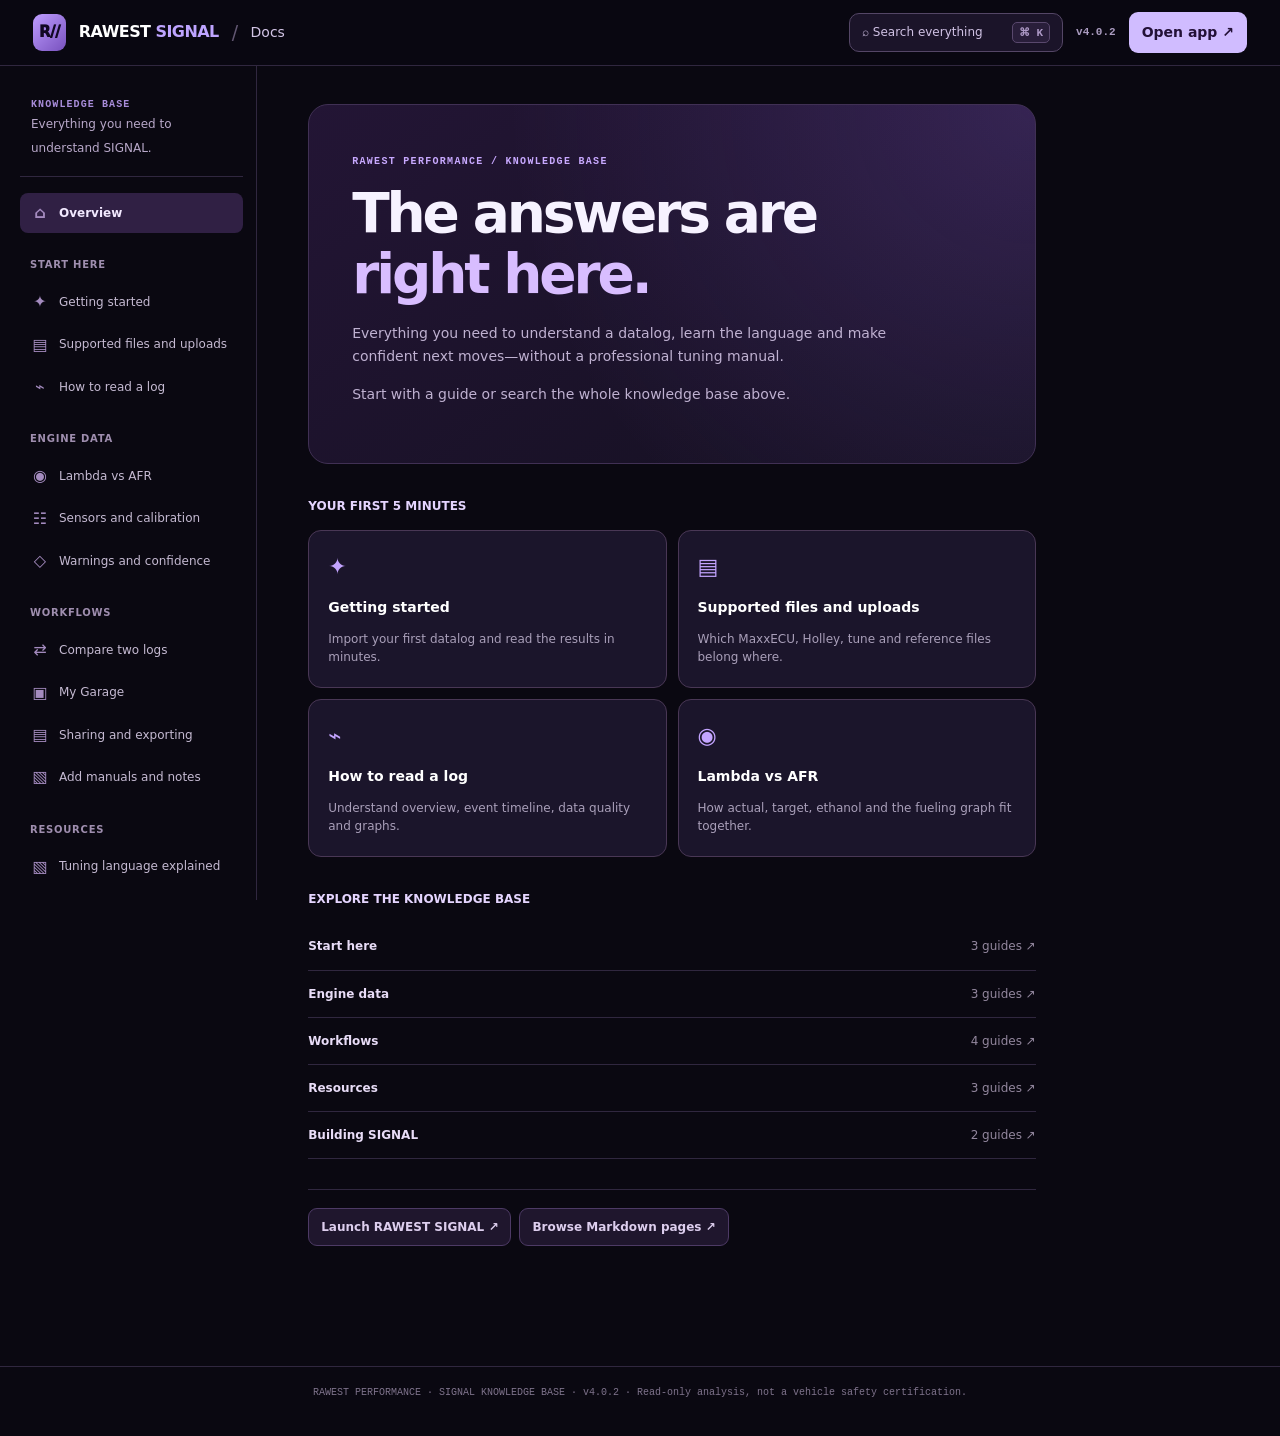
<file: docs/index.html>
<!doctype html>
<html lang="en">
<head>
<meta charset="utf-8">
<meta name="viewport" content="width=device-width,initial-scale=1">
<meta name="theme-color" content="#0d0918">
<meta name="description" content="RAWEST SIGNAL knowledge base — easy-to-follow guides for datalogs, lambda and AFR, MaxxECU, imports and engine measurements.">
<title>RAWEST SIGNAL · Knowledge Base</title>
<link rel="stylesheet" href="./wiki.css?v=4.0.2">
</head>
<body>
<a class="skip-link" href="#mainContent">Skip to documentation</a>
<header class="wiki-topbar">
  <div class="wiki-top-left">
    <button id="mobileNav" class="icon-btn mobile-only" type="button" aria-label="Toggle documentation navigation" aria-controls="wikiSidebar" aria-expanded="false">☰</button>
    <a href="#/" class="wiki-brand" aria-label="RAWEST SIGNAL docs homepage"><span class="brand-symbol">R//</span><span>RAWEST <b>SIGNAL</b></span><span class="brand-divider">/</span><span class="brand-docs">Docs</span></a>
  </div>
  <div class="wiki-top-right">
    <button type="button" id="searchTrigger" class="top-search" aria-label="Search documentation"><span>⌕ Search everything</span><kbd>⌘ K</kbd></button>
    <span class="version">v4.0.2</span>
    <a href="../" class="app-link">Open app <span aria-hidden="true">↗</span></a>
  </div>
</header>
<div class="wiki-layout">
  <aside id="wikiSidebar" class="wiki-sidebar" aria-label="Documentation navigation">
    <div class="sidebar-intro"><strong>KNOWLEDGE BASE</strong><span>Everything you need to understand SIGNAL.</span></div>
    <nav id="sidebarNav" aria-label="Knowledge base articles"></nav>
    <div class="sidebar-footer"><span class="footer-dot"></span> Local-first by design <p>Built by RAWEST Performance.</p></div>
  </aside>
  <main id="mainContent" class="wiki-main" tabindex="-1">
    <div id="wikiContent" aria-live="polite">
      <section class="wiki-intro">
        <span class="eyebrow">RAWEST SIGNAL / HELP CENTER</span>
        <h1>Understand your engine.<br><em>One log at a time.</em></h1>
        <p>Beginner-friendly guides, without hiding the technical details.</p>
        <p>Choose a topic on the left or search anything above.</p>
      </section>
    </div>
  </main>
  <aside id="wikiToc" class="wiki-toc" aria-label="On this page" hidden>
    <strong>ON THIS PAGE</strong><nav id="tocLinks"></nav>
    <a href="#/" class="toc-home">← All documentation</a>
  </aside>
</div>
<dialog id="wikiSearch" class="search-dialog" aria-label="Search all documentation">
  <div class="search-dialog-top">
    <span class="search-icon" aria-hidden="true">⌕</span>
    <input id="wikiSearchInput" type="search" placeholder="Search guides, features, and terms…" autocomplete="off" aria-label="Search documentation articles">
    <button type="button" id="searchClose" class="close-search" aria-label="Close search">Esc</button>
  </div>
  <p class="search-hint" id="searchHint" role="status">Type to search across all documentation.</p>
  <div id="wikiSearchResults" class="search-results"></div>
  <div class="search-dialog-bottom">Made for first-time tuners and experienced builders alike.</div>
</dialog>
<footer class="wiki-bottom">RAWEST PERFORMANCE · SIGNAL KNOWLEDGE BASE · v4.0.2 · Read-only analysis, not a vehicle safety certification.</footer>
<script src="./catalog.js?v=4.0.2"></script>
<script src="./wiki.js?v=4.0.2"></script>
</body>
</html>
</file>
<file: docs/wiki.css>
:root{color-scheme:dark;--bg:#0a0811;--surface:#100d1b;--surface2:#1b152b;--line:#30273f;--ink:#f6f2ff;--muted:#b9afc9;--subtle:#857b99;--purple:#bea4ff;--bright:#d3bfff;--sidebar:257px;--toc:193px}
*{box-sizing:border-box}
html{scroll-behavior:smooth}
body{margin:0;background:var(--bg);color:var(--ink);font:14px/1.68 Inter,ui-sans-serif,system-ui,-apple-system,BlinkMacSystemFont,Segoe UI,sans-serif;-webkit-font-smoothing:antialiased}
a{color:var(--bright);text-decoration:none}a:hover{text-decoration:underline}
button,input{font:inherit}
button:focus-visible,input:focus-visible,a:focus-visible,summary:focus-visible{outline:2px solid #e1cdff;outline-offset:3px}
[hidden]{display:none!important}
.skip-link{position:absolute;top:-100px;left:12px;background:#fff;color:#111;padding:9px;z-index:10}.skip-link:focus{top:8px}
.wiki-topbar{position:sticky;top:0;z-index:8;min-height:66px;background:rgba(10,8,18,.95);border-bottom:1px solid var(--line);display:flex;align-items:center;justify-content:space-between;gap:12px;padding:10px clamp(13px,3vw,33px);backdrop-filter:blur(20px)}
.wiki-top-left,.wiki-top-right,.wiki-brand{display:flex;align-items:center;gap:13px}
.wiki-brand{font-weight:790;letter-spacing:-.035em;color:#fff;font-size:16px;white-space:nowrap}
.wiki-brand b{color:var(--purple)}
.brand-symbol{background:linear-gradient(135deg,#be9dff,#7851be);color:#110823;border-radius:9px;font-size:15px;padding:6px;font-weight:950}
.brand-divider{color:#625772;font-size:19px;font-weight:400}.brand-docs{color:#d3c5e7;font-size:14px;letter-spacing:0;font-weight:450}
.top-search{display:flex;align-items:center;justify-content:space-between;gap:25px;min-width:214px;border:1px solid #544666;background:#1b1429;padding:8px 12px;color:#d0c2e4;border-radius:10px;cursor:pointer;font-size:12px}
.top-search:hover{background:#271c3b}
kbd{font:600 11px ui-monospace,monospace;color:#ad99c6;background:#291e3a;border:1px solid #59486d;border-radius:5px;padding:3px 6px}
.version{font:600 11px ui-monospace,monospace;color:#ab9cc1}
.app-link{background:#d0bcff;color:#231137;font-weight:770;padding:9px 13px;border-radius:9px;white-space:nowrap}
.app-link:hover{background:#e1d4ff;text-decoration:none}
.icon-btn{background:none;border:0;color:#e5d9ff;font-size:22px;cursor:pointer;min-width:42px;min-height:42px}
.mobile-only{display:none}
.wiki-layout{display:grid;grid-template-columns:var(--sidebar) minmax(0,1fr) var(--toc);max-width:1550px;margin:0 auto;min-height:calc(100vh - 100px)}
.wiki-sidebar{border-right:1px solid var(--line);padding:26px 13px 60px 20px;position:sticky;top:66px;height:calc(100vh - 66px);overflow-y:auto;scrollbar-color:#50405d transparent;scrollbar-width:thin}
.sidebar-intro{padding:5px 11px 17px;border-bottom:1px solid var(--line);margin-bottom:16px}
.sidebar-intro strong{display:block;font:800 10px/1.5 ui-monospace,monospace;color:#a98ddb;letter-spacing:.11em}
.sidebar-intro span{font-size:12px;color:#b8a8c9}
.wiki-sidebar .section-name{color:#9f8eaf;letter-spacing:.075em;font-size:10px;text-transform:uppercase;font-weight:800;margin:24px 10px 8px}
.wiki-sidebar .sidebar-item{display:flex;align-items:center;gap:9px;padding:9px 10px;border-radius:8px;color:#c5bad2;font-weight:520;font-size:12px;line-height:1.4;margin-bottom:2px}
.wiki-sidebar .sidebar-item:hover{background:#21192e;text-decoration:none;color:#fff}
.wiki-sidebar .sidebar-item[aria-current=page]{background:#302044;color:#f2e9ff;font-weight:760}
.sidebar-glyph{color:#a48bbf;flex:0 0 20px;font-size:16px;text-align:center}
.sidebar-footer{border-top:1px solid var(--line);margin-top:24px;padding:19px 12px 5px;color:#a69ab9;font-size:11px}
.sidebar-footer p{color:#756c86;margin:3px 0 0}.footer-dot{width:6px;height:6px;background:#b397ec;border-radius:50%;display:inline-block;margin-right:4px}
.wiki-main{padding:38px clamp(22px,4vw,68px) 90px;min-width:0;max-width:1050px;width:100%;margin:auto}
.wiki-toc{border-left:1px solid var(--line);padding:35px 16px 20px;position:sticky;top:66px;align-self:start;max-height:calc(100vh - 66px);overflow:auto}
.wiki-toc>strong{display:block;letter-spacing:.12em;font-size:10px;font-weight:800;color:#a897ba;margin-bottom:14px}
.wiki-toc nav{display:flex;flex-direction:column;gap:3px}
.wiki-toc nav a{padding:7px 8px;border-left:1px solid #493c56;color:#a89ab8;font-size:11px;line-height:1.4}
.wiki-toc nav a:hover{color:#fff;border-color:#b99cfa;text-decoration:none}
.wiki-toc nav a.toc-h3{padding-left:20px}
.toc-home{display:block;font-size:11px;margin-top:24px}
.eyebrow{font:800 10px ui-monospace,monospace;letter-spacing:.13em;color:#c8a9ff}
.wiki-intro{border:1px solid #403054;background:radial-gradient(circle at 100% 0%,rgba(164,108,253,.20),transparent 65%),linear-gradient(145deg,#231535,#141020);border-radius:20px;padding:clamp(25px,4vw,43px);margin-bottom:26px}
.wiki-intro h1{font-size:clamp(34px,5vw,55px);line-height:1.11;letter-spacing:-.057em;margin:11px 0 17px}
.wiki-intro h1 em{font-style:normal;color:#d8bdff}
.wiki-intro p{color:#bfb1d1;font-size:14px;max-width:560px}
.home-label{font-size:12px;font-weight:740;color:#e5d5ff;margin:32px 0 14px}
.quick-guides{display:grid;grid-template-columns:repeat(2,minmax(0,1fr));gap:11px}
.guide-card{display:flex;flex-direction:column;gap:10px;border:1px solid #493755;border-radius:13px;padding:18px 19px;background:var(--surface2);min-height:158px;transition:transform .13s,border-color .13s}
.guide-card:hover{transform:translateY(-2px);border-color:#a98aee;text-decoration:none}
.guide-card .symbol{font-size:22px;color:#c3a4ff}
.guide-card strong{color:#fff;font-size:14px}
.guide-card p{color:#a99fb9;font-size:12px;margin:0;line-height:1.5}
.group-row{display:flex;justify-content:space-between;align-items:center;gap:12px;border-bottom:1px solid var(--line);padding:13px 0;color:#e8dcf7;font-size:12px}
.group-row span{color:#93879e}
.article-breadcrumb{font-size:12px;color:#9285a3;margin:3px 0 24px;display:flex;align-items:center;gap:9px;flex-wrap:wrap}
.article-breadcrumb a{color:#b29bc8}
.article-top{display:flex;justify-content:space-between;align-items:center;gap:14px;margin:9px 0 24px}
.article-top .pill{font-size:10px;color:#ceb1ff;background:#271638;border:1px solid #533873;padding:5px 10px;border-radius:20px;font-weight:750}
.article-top .read-time{color:#847992;font-size:11px}
.article-actions{display:flex;align-items:center;gap:8px;margin:30px 0;padding-top:18px;border-top:1px solid var(--line);flex-wrap:wrap}
.article-actions button,.article-actions a{background:#1f162d;border:1px solid #4d3a65;color:#ddceee;padding:8px 12px;border-radius:9px;cursor:pointer;font-weight:650;font-size:12px}
.article-actions a:hover{text-decoration:none;background:#32233f}
.article-content h1{font-size:clamp(33px,4.5vw,48px);line-height:1.12;letter-spacing:-.052em;margin:9px 0 18px}
.article-content h2{font-size:23px;line-height:1.24;letter-spacing:-.035em;margin:36px 0 13px;padding-top:6px;scroll-margin-top:93px}
.article-content h3{font-size:17px;line-height:1.24;margin:26px 0 11px;scroll-margin-top:93px}
.article-content p{color:#c8bfd7;margin:13px 0;line-height:1.75}
.article-content strong{color:#eee5fc}
.article-content li{color:#c8bfd7;margin:7px 0}
.article-content ul,.article-content ol{padding-left:24px}
.article-content blockquote{border-left:3px solid #aa83f3;background:#221830;padding:12px 17px;margin:18px 0;color:#dfd0f7;border-radius:0 10px 10px 0}
.article-content code{font:12px ui-monospace,monospace;background:#2b1f3a;padding:3px 6px;border-radius:5px;color:#dfd1ff}
.article-content pre{overflow:auto;background:#181222;border:1px solid #49395a;border-radius:10px;padding:16px}
.article-content pre code{background:none;padding:0}
.article-content hr{border:0;border-top:1px solid var(--line);margin:25px 0}
.article-content table{width:100%;border-collapse:separate;border-spacing:0;border:1px solid #473854;border-radius:10px;overflow:hidden;font-size:12px;margin:18px 0}
.table-scroll{overflow-x:auto;border-radius:10px}
.article-content th,.article-content td{padding:11px 13px;text-align:left;border-bottom:1px solid #3d314b;vertical-align:top;min-width:95px;color:#c7bad8}
.article-content th{background:#261a37;color:#dfccf4}
.article-content tr:last-child td{border-bottom:0}
.pager{display:grid;grid-template-columns:1fr 1fr;gap:11px;margin-top:39px}
.pager a{display:flex;flex-direction:column;gap:5px;border:1px solid #433253;border-radius:12px;background:#1b1328;padding:15px 17px}
.pager a:last-child{text-align:right}.pager span{color:#a68cb7;font-size:11px}.pager strong{color:#efddff;font-size:13px}
.wiki-bottom{border-top:1px solid var(--line);text-align:center;padding:17px 20px 34px;color:#7f738c;font:10px ui-monospace,monospace;line-height:1.8}
.search-dialog{background:#130e20;color:var(--ink);border:1px solid #635078;border-radius:17px;padding:0;width:min(94vw,650px);max-height:80vh;box-shadow:0 25px 100px #000b;overflow:hidden}
.search-dialog::backdrop{background:rgba(1,0,5,.73);backdrop-filter:blur(5px)}
.search-dialog-top{display:flex;align-items:center;gap:12px;border-bottom:1px solid #4c3d60;padding:13px 16px}
.search-icon{color:#bc9ff9;font-size:26px}
.search-dialog-top input{background:none;border:0;outline:none;color:#fff;flex:1;min-width:0;font-size:15px}
.close-search{color:#b7a6c9;background:#2b213a;border:1px solid #514163;border-radius:6px;cursor:pointer;padding:4px 8px}
.search-hint{color:#9886aa;font-size:11px;padding:8px 18px;margin:0}
.search-results{max-height:57vh;overflow-y:auto;padding:5px 10px 14px}
.search-result{display:block;width:100%;background:none;border:0;border-radius:11px;padding:14px 15px;color:#f0e4ff;text-align:left;cursor:pointer}
.search-result:hover,.search-result:focus-visible{background:#2c2040}
.search-result strong{display:block;font-size:13px}.search-result span{display:block;font-size:11px;color:#ab95c3;margin-top:5px}
.search-dialog-bottom{border-top:1px solid #4c3d60;padding:11px 18px;color:#857497;font-size:10px}
@media(max-width:1200px){.wiki-layout{grid-template-columns:var(--sidebar) minmax(0,1fr)}.wiki-toc{display:none}}
@media(max-width:850px){.mobile-only{display:block}.wiki-layout{grid-template-columns:minmax(0,1fr)}.wiki-sidebar{display:none;position:fixed;top:65px;bottom:0;left:0;width:min(85vw,305px);height:calc(100vh - 65px);z-index:7;background:#130e20;box-shadow:12px 12px 80px #000a}.wiki-sidebar.open{display:block}.wiki-main{padding:28px 18px 70px}.wiki-topbar{min-height:65px}.top-search{min-width:44px;padding:9px;gap:0}.top-search>span{font-size:0}.top-search>span:before{content:'⌕';font-size:23px}.top-search kbd{display:none}.version{display:none}}
@media(max-width:500px){.wiki-brand{gap:7px;font-size:13px}.brand-divider,.brand-docs{display:none}.app-link{font-size:11px;padding:8px}.wiki-top-left,.wiki-top-right{gap:5px}.quick-guides{grid-template-columns:1fr}.guide-card{min-height:132px}.pager{grid-template-columns:1fr}.article-content h1{font-size:32px}.wiki-intro{padding:25px}}
@media(prefers-reduced-motion:reduce){html{scroll-behavior:auto}*{transition:none!important}}
</file>
